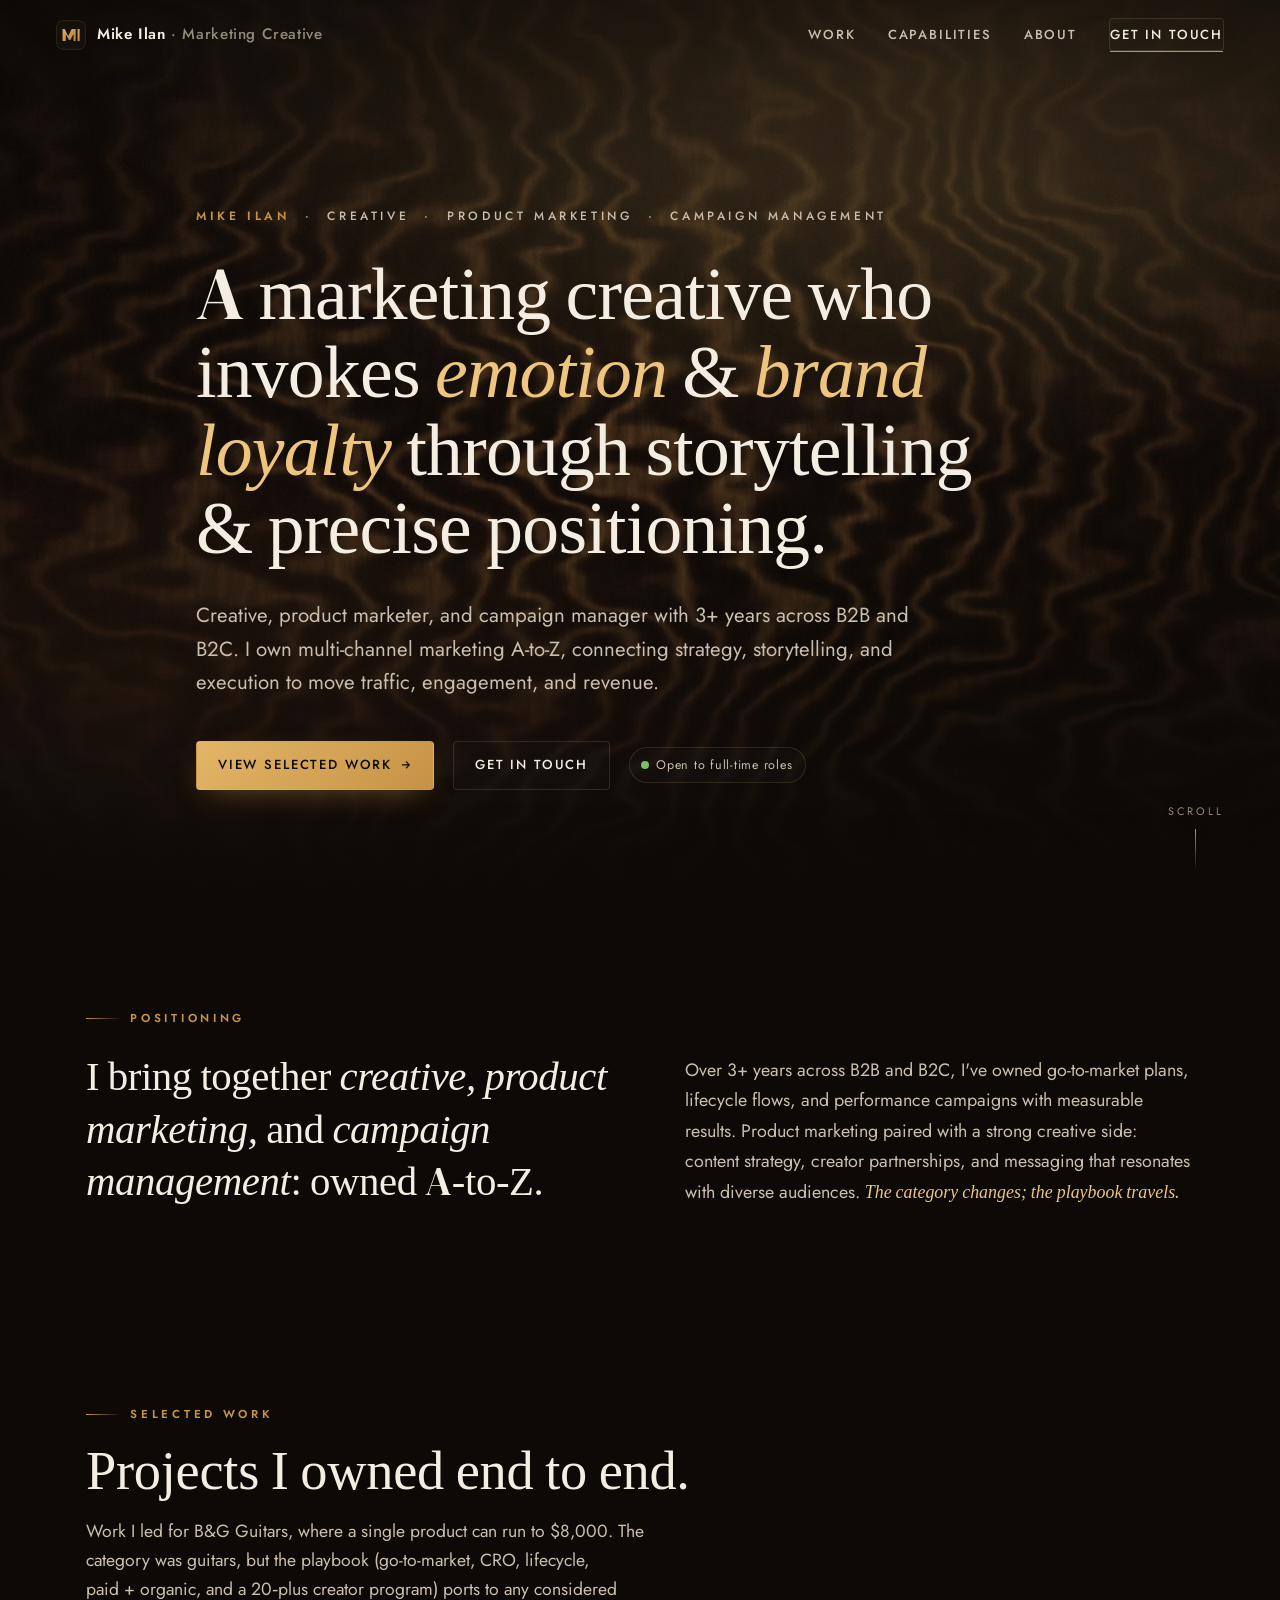
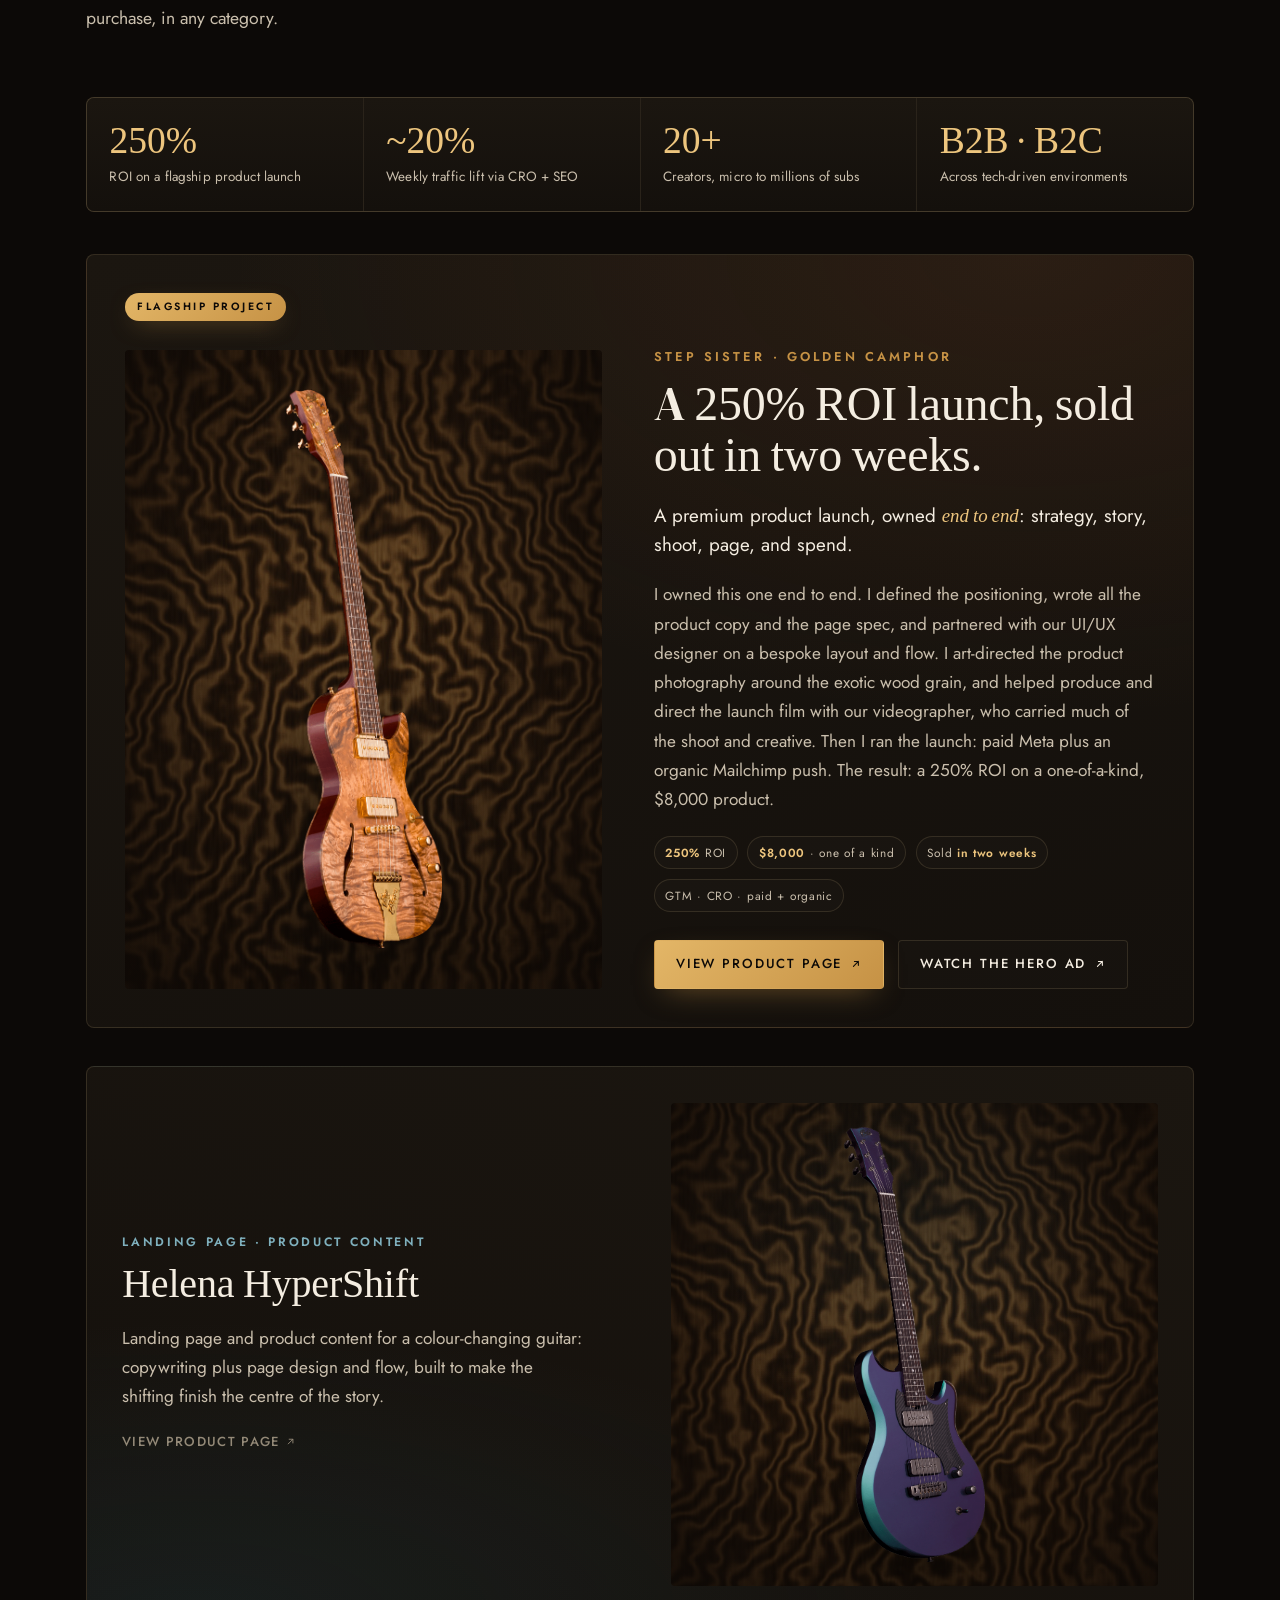
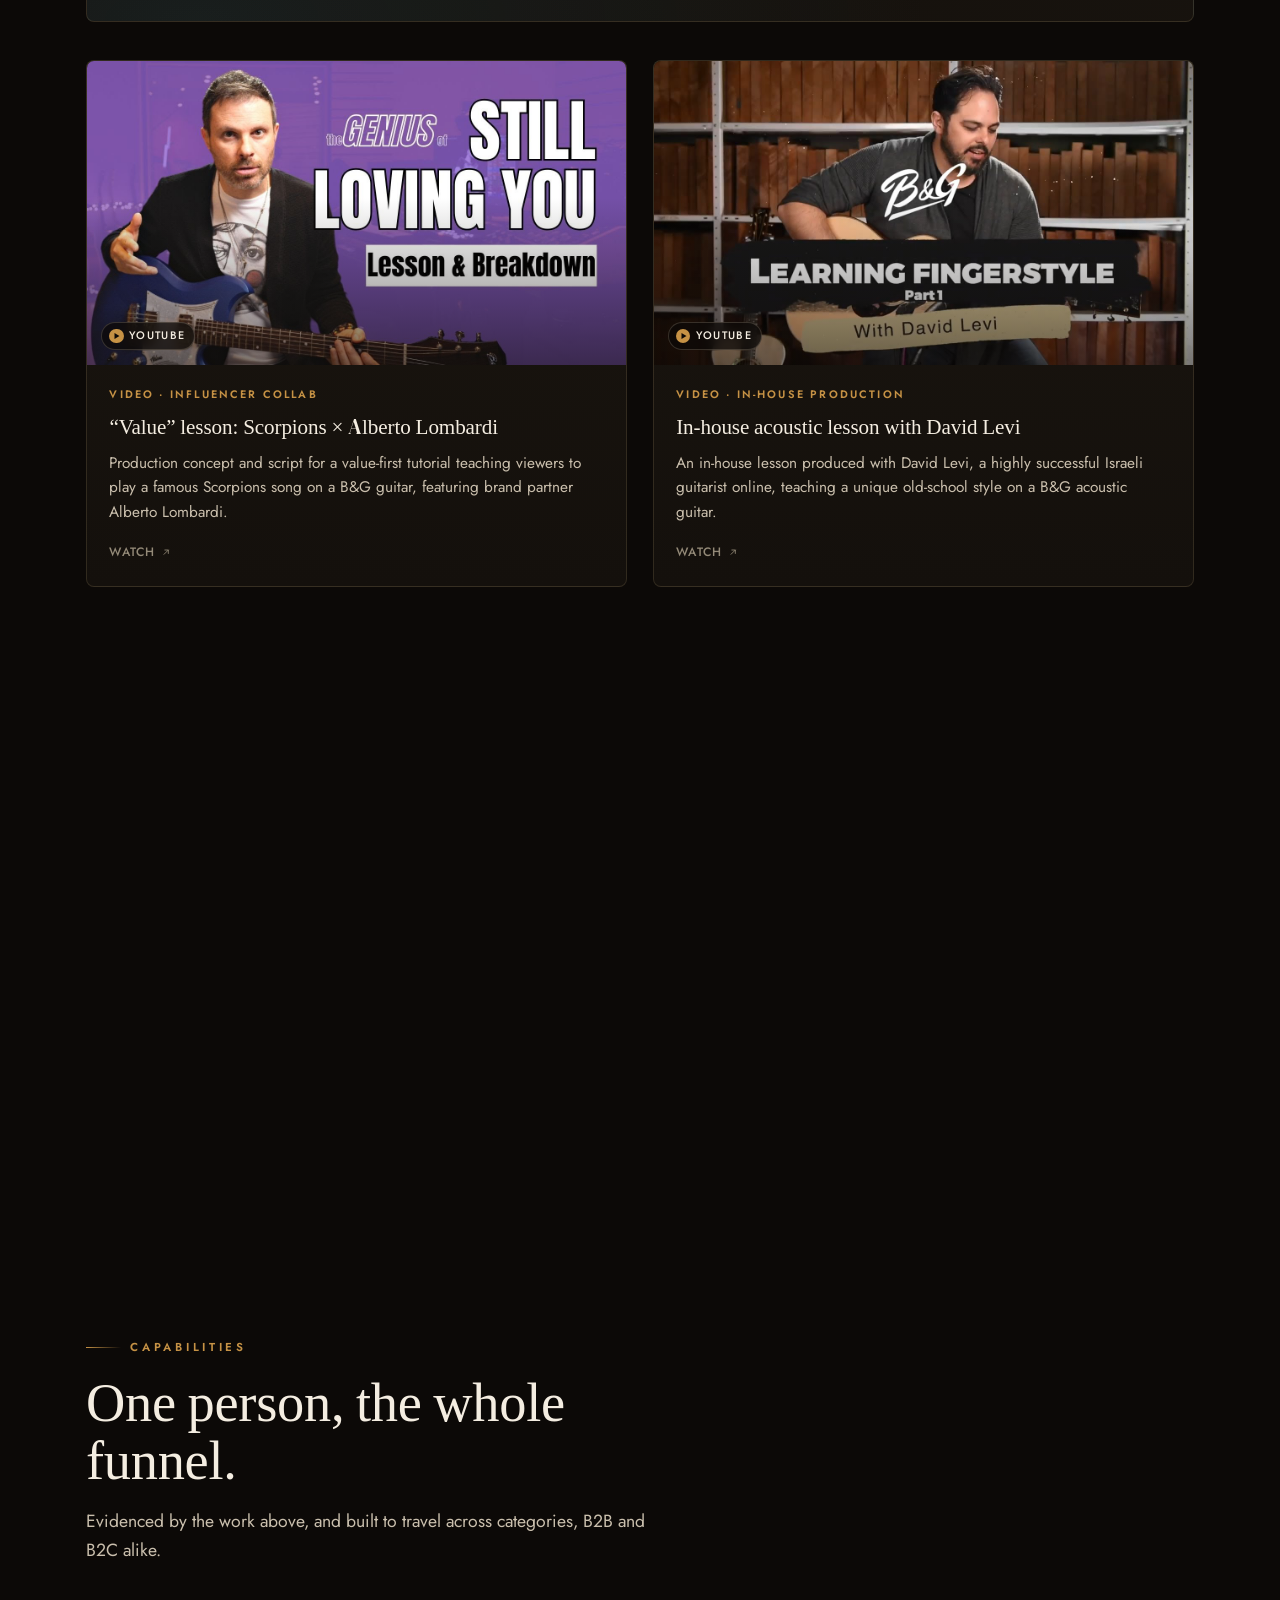
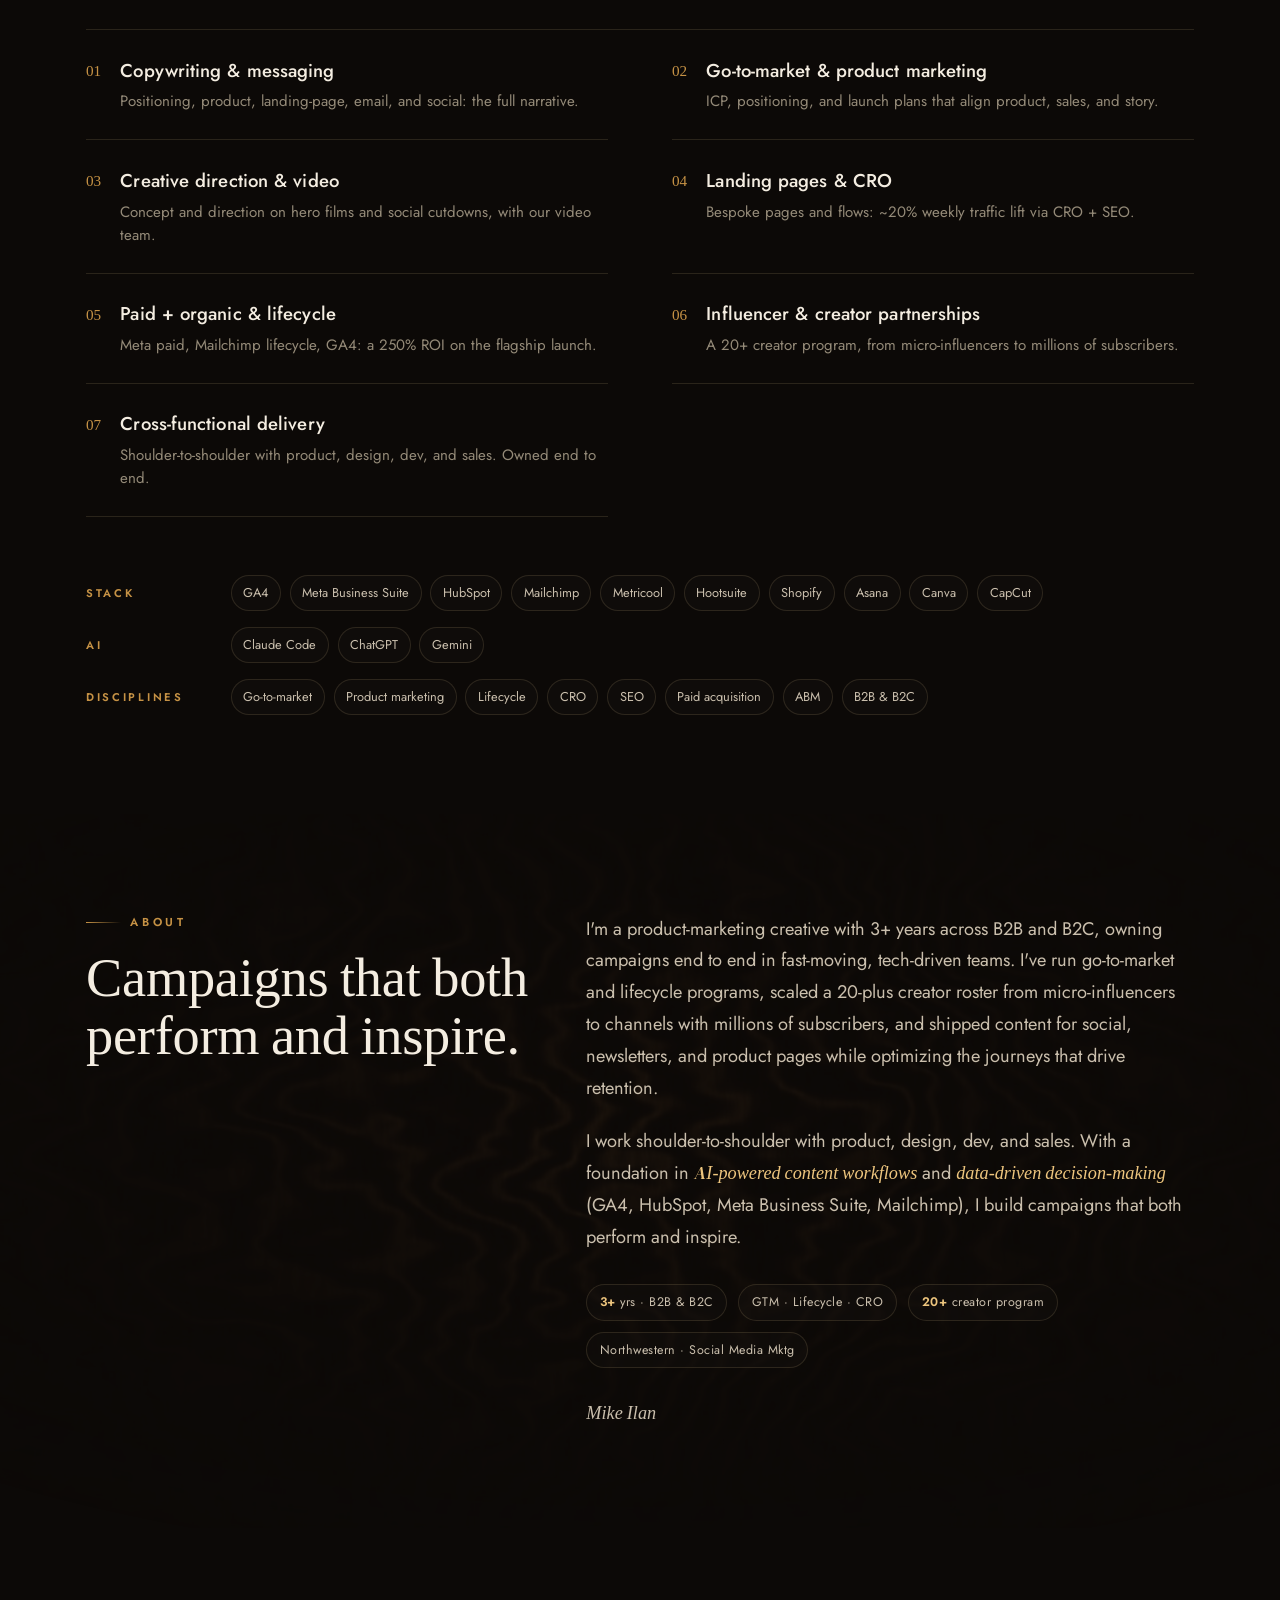
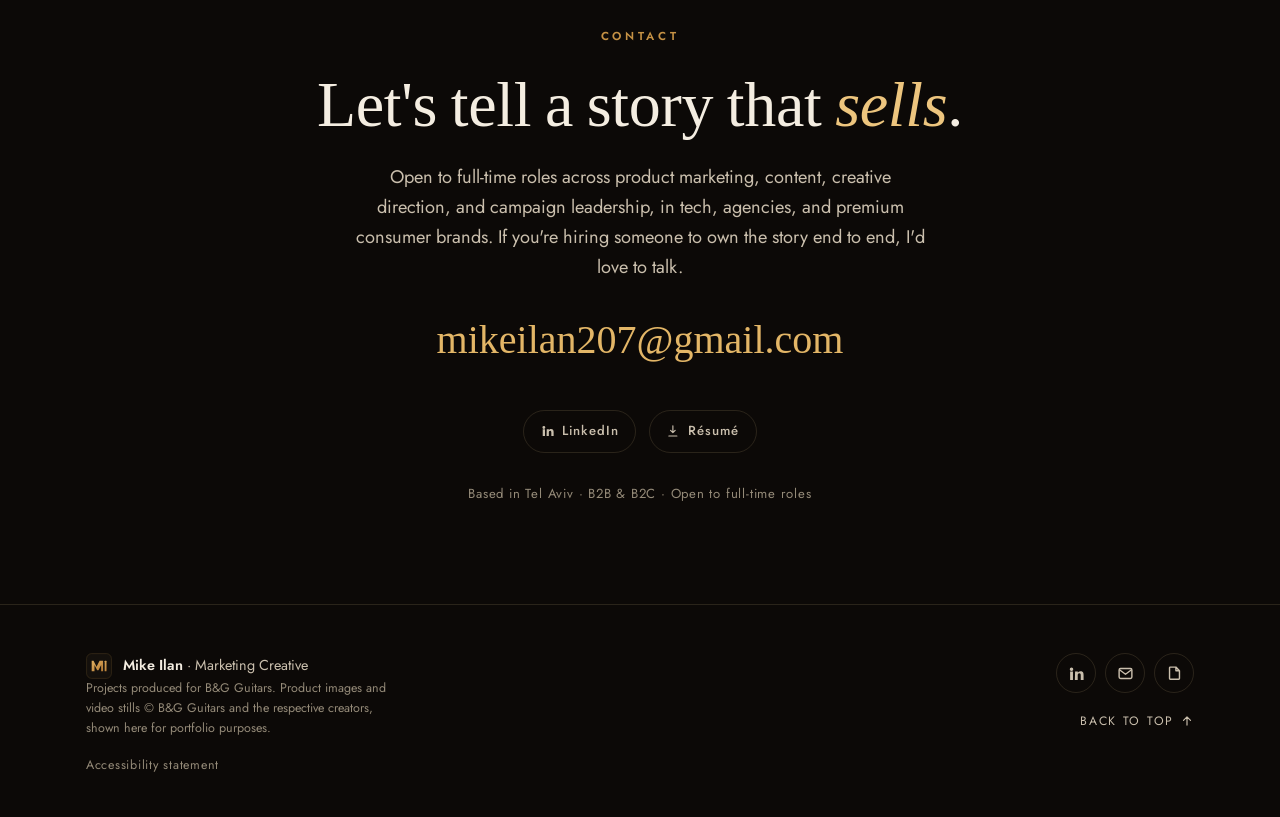
<file: index.html>
<!doctype html>
<html lang="en">
<head>
<meta charset="utf-8">
<!--
  Mike Ilan — Marketing Creative · Portfolio (single page)
  Built to echo the B&G Guitars house style: warm near-black, figured-wood accents,
  editorial serif + geometric sans. Static HTML/CSS/JS, no build step.

  TODO before deploy (see README.md):
    · Confirm name spelling: "Mike Ilan"
    · Confirm public contact email (currently mikeilan207@gmail.com)
    · Optional: add an Instagram profile URL (search "TODO" below) and a portrait
  DONE: LinkedIn wired · résumé at assets/mike-ilan-resume.pdf
-->
<meta name="viewport" content="width=device-width, initial-scale=1">
<title>Mike Ilan · Marketing Creative</title>
<meta name="description" content="Mike Ilan is a Tel Aviv product-marketing creative with 3+ years across B2B and B2C. Go-to-market, lifecycle, CRO, content, and creator partnerships, owned end to end, including a flagship B&G Guitars project that delivered a 250% ROI.">
<meta name="author" content="Mike Ilan">
<meta name="theme-color" content="#0c0907">
<meta name="color-scheme" content="dark">

<!-- Open Graph / social preview (for recruiters sharing the link) -->
<meta property="og:type" content="website">
<meta property="og:url" content="https://mikei25-alt.github.io/mike-ilan-portfolio/">
<meta property="og:title" content="Mike Ilan · Marketing Creative">
<meta property="og:description" content="Product-marketing creative: go-to-market, lifecycle, CRO, content, and creator partnerships across B2B and B2C. A flagship project that delivered 250% ROI.">
<!-- Absolute URL so social scrapers resolve the preview image. Update if you move to a custom domain. -->
<meta property="og:image" content="https://mikei25-alt.github.io/mike-ilan-portfolio/assets/thumbs/stepsister-detail.png">
<meta name="twitter:card" content="summary_large_image">

<link rel="icon" href="assets/favicon.svg" type="image/svg+xml">
<link rel="preload" href="assets/fonts/dm-serif-display.woff2" as="font" type="font/woff2" crossorigin>
<link rel="preload" href="assets/fonts/jost-var.woff2" as="font" type="font/woff2" crossorigin>
<link rel="stylesheet" href="styles.css">

<!-- Structured data: helps search + recruiter tooling understand the page -->
<script type="application/ld+json">
{
  "@context": "https://schema.org",
  "@type": "Person",
  "name": "Mike Ilan",
  "jobTitle": "Product Marketing Manager & Marketing Creative",
  "address": { "@type": "PostalAddress", "addressLocality": "Tel Aviv", "addressCountry": "IL" },
  "email": "mailto:mikeilan207@gmail.com",
  "sameAs": ["https://www.linkedin.com/in/mikeilan"],
  "alumniOf": "Northwestern University (Social Media Marketing, via Coursera)",
  "description": "Product-marketing creative with 3+ years across B2B and B2C: go-to-market, lifecycle, CRO, content, creative direction, and creator partnerships.",
  "knowsAbout": ["Product Marketing","Go-To-Market Strategy","Lifecycle Marketing","Conversion Rate Optimization","Copywriting","Creative Direction","Video Production","Influencer Partnerships","GA4","HubSpot","Meta Business Suite","Mailchimp"]
}
</script>
</head>

<body>
<a class="skip" href="#work">Skip to work</a>

<!-- ============================== NAV ============================== -->
<header class="nav" id="nav">
  <a class="brand" href="#top" aria-label="Mike Ilan, home">
    <img class="brand__mark" src="assets/favicon.svg" alt="" width="30" height="30" aria-hidden="true">
    <span class="brand__name"><b>Mike Ilan</b> <span>· Marketing Creative</span></span>
  </a>

  <nav class="nav__links" id="navLinks" aria-label="Primary">
    <a href="#work">Work</a>
    <a href="#capabilities">Capabilities</a>
    <a href="#about">About</a>
    <a href="#contact" class="btn btn--ghost nav__cta">Get in touch</a>
  </nav>

  <button class="nav__toggle" id="navToggle" aria-label="Menu" aria-expanded="false" aria-controls="navLinks">
    <span></span><span></span><span></span>
  </button>
</header>

<main id="top">

  <!-- ============================== HERO ============================== -->
  <!-- Hero one-liner per brief. Alt kept here as requested:
       "I turn premium offers into stories that sell — strategy, content, and campaigns, owned end to end." -->
  <section class="hero" aria-label="Introduction">
    <div class="hero__layer hero__wood" aria-hidden="true"></div>
    <div class="hero__layer hero__glow" aria-hidden="true"></div>
    <div class="hero__layer hero__grain" aria-hidden="true"></div>
    <div class="hero__layer hero__vignette" aria-hidden="true"></div>

    <div class="container hero__inner">
      <p class="hero__eyebrow"><b>Mike Ilan</b> &nbsp;·&nbsp; Creative &nbsp;·&nbsp; Product Marketing &nbsp;·&nbsp; Campaign Management</p>
      <h1 class="hero__title">
        A marketing creative who invokes <em>emotion</em> &amp; <em>brand loyalty</em> through storytelling &amp; precise positioning.
      </h1>
      <p class="hero__subhead">
        Creative, product marketer, and campaign manager with 3+ years across B2B and B2C. I own multi-channel marketing A-to-Z, connecting strategy, storytelling, and execution to move traffic, engagement, and revenue.
      </p>
      <div class="hero__actions">
        <a class="btn btn--solid" href="#work">
          View selected work
          <svg viewBox="0 0 24 24" fill="none" stroke="currentColor" stroke-width="2.4" aria-hidden="true"><path d="M5 12h14M13 6l6 6-6 6" stroke-linecap="round" stroke-linejoin="round"/></svg>
        </a>
        <a class="btn btn--ghost" href="#contact">Get in touch</a>
        <span class="status"><span class="dot" aria-hidden="true"></span>Open to full-time roles</span>
      </div>
    </div>

    <a class="hero__scroll" href="#intro" aria-label="Scroll to read more">
      <span>Scroll</span>
      <span class="line" aria-hidden="true"></span>
    </a>
  </section>

  <!-- ============================== INTRO / POSITIONING ============================== -->
  <section class="intro" id="intro" aria-labelledby="intro-title">
    <div class="container">
      <div class="intro__grid">
        <div class="reveal">
          <p class="eyebrow" style="margin-bottom:1.4rem">Positioning</p>
          <p class="intro__lead" id="intro-title">
            I bring together <em>creative, product marketing,</em> and <em>campaign management</em>: owned A-to-Z.
          </p>
        </div>
        <div class="intro__body reveal" data-delay="1">
          <p>
            Over 3+ years across B2B and B2C, I've owned go-to-market plans, lifecycle flows, and performance campaigns with measurable results. Product marketing paired with a strong creative side: content strategy, creator partnerships, and messaging that resonates with diverse audiences. <em>The category changes; the playbook travels.</em>
          </p>
        </div>
      </div>
    </div>
  </section>

  <!-- ============================== SELECTED WORK ============================== -->
  <section class="work" id="work" aria-labelledby="work-title">
    <div class="container">
      <div class="section-head reveal">
        <p class="eyebrow">Selected Work</p>
        <h2 class="section-title" id="work-title">Projects I owned end to end.</h2>
        <p class="lede">Work I led for B&amp;G Guitars, where a single product can run to $8,000. The category was guitars, but the playbook (go-to-market, CRO, lifecycle, paid&nbsp;+&nbsp;organic, and a 20&#8209;plus creator program) ports to any considered purchase, in any category.</p>
      </div>

      <!-- Impact metrics — hard numbers up front for hiring managers scanning quickly -->
      <ul class="metrics reveal" aria-label="Impact highlights">
        <li class="metric"><b>250%</b><span>ROI on a flagship product launch</span></li>
        <li class="metric"><b>~20%</b><span>Weekly traffic lift via CRO&nbsp;+&nbsp;SEO</span></li>
        <li class="metric"><b>20+</b><span>Creators, micro to millions of subs</span></li>
        <li class="metric"><b>B2B&nbsp;·&nbsp;B2C</b><span>Across tech-driven environments</span></li>
      </ul>

      <!-- ⭐ FLAGSHIP PROJECT -->
      <article class="flagship reveal" aria-labelledby="flag-title">
        <span class="flagship__flag">Flagship project</span>

        <figure class="flagship__media">
          <img class="flagship__guitar" src="assets/thumbs/stepsister.png"
               alt="B&amp;G ‘Step Sister’ one-of-a-kind electric guitar with a figured golden-camphor top and gold hardware"
               width="387" height="1200" loading="lazy" decoding="async">
        </figure>

        <div class="flagship__body">
          <h3 class="flagship__title" id="flag-title">
            <span>Step Sister · Golden Camphor</span>
            A 250% ROI launch, sold out in two weeks.
          </h3>
          <p class="flagship__lede">
            A premium product launch, owned <em>end to end</em>: strategy, story, shoot, page, and spend.
          </p>
          <p class="flagship__desc">
            I owned this one end to end. I defined the positioning, wrote all the product copy and the page spec, and partnered with our UI/UX designer on a bespoke layout and flow. I art-directed the product photography around the exotic wood grain, and helped produce and direct the launch film with our videographer, who carried much of the shoot and creative. Then I ran the launch: paid Meta plus an organic Mailchimp push. The result: a 250% ROI on a one-of-a-kind, $8,000 product.
          </p>
          <ul class="flagship__stats" aria-label="Results">
            <li><b>250%</b> ROI</li>
            <li><b>$8,000</b> · one of a kind</li>
            <li>Sold <b>in two weeks</b></li>
            <li>GTM · CRO · paid + organic</li>
          </ul>
          <div class="flagship__cta">
            <a class="btn btn--solid" href="https://www.bngguitars.com/products/one-of-a-kind-step-sister-golden-camphor" target="_blank" rel="noopener noreferrer">
              View product page
              <svg viewBox="0 0 24 24" fill="none" stroke="currentColor" stroke-width="2.2" aria-hidden="true"><path d="M7 17L17 7M9 7h8v8" stroke-linecap="round" stroke-linejoin="round"/></svg>
            </a>
            <a class="btn btn--ghost" href="https://www.instagram.com/p/CwnWKsII4Iq/" target="_blank" rel="noopener noreferrer">
              Watch the hero ad
              <svg viewBox="0 0 24 24" fill="none" stroke="currentColor" stroke-width="2.2" aria-hidden="true"><path d="M7 17L17 7M9 7h8v8" stroke-linecap="round" stroke-linejoin="round"/></svg>
            </a>
          </div>
        </div>
      </article>

      <!-- Secondary feature: Helena HyperShift (mirrored, cool ocean accent) -->
      <article class="band band--mirror reveal" aria-labelledby="helena-title">
        <figure class="band__media">
          <img class="band__guitar" src="assets/thumbs/helena.png"
               alt="B&amp;G ‘Helena HyperShift’ guitar with a purple-to-teal colour-shifting finish and black carbon-fibre pickguard"
               width="387" height="1200" loading="lazy" decoding="async">
        </figure>
        <div class="band__body">
          <h3 class="band__title" id="helena-title">
            <span>Landing page · Product content</span>
            Helena HyperShift
          </h3>
          <p class="band__desc">
            Landing page and product content for a colour-changing guitar: copywriting plus page design and flow, built to make the shifting finish the centre of the story.
          </p>
          <a class="ext" href="https://www.bngguitars.com/products/one-of-a-kind-helena-hypershift" target="_blank" rel="noopener noreferrer" style="font-size:0.82rem">
            View product page
            <svg viewBox="0 0 24 24" fill="none" stroke="currentColor" stroke-width="2" aria-hidden="true"><path d="M7 17L17 7M9 7h8v8" stroke-linecap="round" stroke-linejoin="round"/></svg>
          </a>
        </div>
      </article>

      <!-- Video / social cards -->
      <div class="work-grid">

        <a class="card reveal" href="https://www.youtube.com/watch?v=NzZdg0sMYQc" target="_blank" rel="noopener noreferrer" aria-label="‘Value’ lesson video: Scorpions x Alberto Lombardi collaboration on YouTube (opens in a new tab)">
          <div class="card__media">
            <img src="assets/thumbs/yt-scorpions.jpg" alt="Video thumbnail: a value-first guitar lesson filmed with brand partner Alberto Lombardi" width="1280" height="720" loading="lazy" decoding="async">
            <span class="play-badge"><span class="tri"><svg viewBox="0 0 10 12" fill="currentColor" aria-hidden="true"><path d="M0 0l10 6-10 6z"/></svg></span>YouTube</span>
          </div>
          <div class="card__body">
            <span class="tag">Video · Influencer collab</span>
            <h3 class="card__title">“Value” lesson: Scorpions × Alberto Lombardi</h3>
            <p class="card__desc">Production concept and script for a value-first tutorial teaching viewers to play a famous Scorpions song on a B&amp;G guitar, featuring brand partner Alberto Lombardi.</p>
            <div class="card__foot"><span class="ext">Watch <svg viewBox="0 0 24 24" fill="none" stroke="currentColor" stroke-width="2" aria-hidden="true"><path d="M7 17L17 7M9 7h8v8" stroke-linecap="round" stroke-linejoin="round"/></svg></span></div>
          </div>
        </a>

        <a class="card reveal" data-delay="1" href="https://www.youtube.com/watch?v=5kPJtSb1vVM" target="_blank" rel="noopener noreferrer" aria-label="In-house acoustic lesson with David Levi on YouTube (opens in a new tab)">
          <div class="card__media">
            <img src="assets/thumbs/yt-davidlevi.jpg" alt="Video thumbnail: an in-house acoustic guitar lesson produced with David Levi" width="1280" height="720" loading="lazy" decoding="async">
            <span class="play-badge"><span class="tri"><svg viewBox="0 0 10 12" fill="currentColor" aria-hidden="true"><path d="M0 0l10 6-10 6z"/></svg></span>YouTube</span>
          </div>
          <div class="card__body">
            <span class="tag">Video · In-house production</span>
            <h3 class="card__title">In-house acoustic lesson with David Levi</h3>
            <p class="card__desc">An in-house lesson produced with David Levi, a highly successful Israeli guitarist online, teaching a unique old-school style on a B&amp;G acoustic guitar.</p>
            <div class="card__foot"><span class="ext">Watch <svg viewBox="0 0 24 24" fill="none" stroke="currentColor" stroke-width="2" aria-hidden="true"><path d="M7 17L17 7M9 7h8v8" stroke-linecap="round" stroke-linejoin="round"/></svg></span></div>
          </div>
        </a>

        <a class="card reveal" href="https://www.instagram.com/p/CuhrFySP9YJ/" target="_blank" rel="noopener noreferrer" aria-label="Influencer highlight reel brand ad on Instagram (opens in a new tab)">
          <div class="card__media">
            <img src="assets/thumbs/ig-highlight.jpg" alt="Video thumbnail: a creator holding a sunburst B&amp;G guitar in a highlight-reel brand ad" width="640" height="360" loading="lazy" decoding="async">
            <span class="play-badge"><span class="tri"><svg viewBox="0 0 10 12" fill="currentColor" aria-hidden="true"><path d="M0 0l10 6-10 6z"/></svg></span>Instagram</span>
          </div>
          <div class="card__body">
            <span class="tag">Brand ad · Social</span>
            <h3 class="card__title">Influencer highlight reel</h3>
            <p class="card__desc">A brand ad compiling standout moments from creator content and partner channels featuring B&amp;G.</p>
            <div class="card__foot"><span class="ext">Watch <svg viewBox="0 0 24 24" fill="none" stroke="currentColor" stroke-width="2" aria-hidden="true"><path d="M7 17L17 7M9 7h8v8" stroke-linecap="round" stroke-linejoin="round"/></svg></span></div>
          </div>
        </a>

        <a class="card reveal" data-delay="1" href="https://www.youtube.com/watch?v=4J9Yai8JXb8" target="_blank" rel="noopener noreferrer" aria-label="Earned review from a 586K-subscriber creator on YouTube (opens in a new tab)">
          <div class="card__media">
            <img src="assets/thumbs/yt-review.jpg" alt="Video thumbnail: a leading acoustic-guitar creator reviewing a B&amp;G instrument" width="1280" height="720" loading="lazy" decoding="async">
            <span class="play-badge"><span class="tri"><svg viewBox="0 0 10 12" fill="currentColor" aria-hidden="true"><path d="M0 0l10 6-10 6z"/></svg></span>YouTube</span>
          </div>
          <div class="card__body">
            <span class="tag">Earned media · Creator partnership</span>
            <h3 class="card__title">Earned review: 586K-subscriber creator</h3>
            <p class="card__desc">A review from a leading voice in the acoustic-guitar world (586K subscribers): creator partnership and earned-media placement for the brand.</p>
            <div class="card__foot"><span class="ext">Watch <svg viewBox="0 0 24 24" fill="none" stroke="currentColor" stroke-width="2" aria-hidden="true"><path d="M7 17L17 7M9 7h8v8" stroke-linecap="round" stroke-linejoin="round"/></svg></span></div>
          </div>
        </a>

      </div>
    </div>
  </section>

  <!-- ============================== CAPABILITIES ============================== -->
  <section class="caps" id="capabilities" aria-labelledby="caps-title">
    <div class="container">
      <div class="section-head reveal">
        <p class="eyebrow">Capabilities</p>
        <h2 class="section-title" id="caps-title">One person, the whole funnel.</h2>
        <p class="lede">Evidenced by the work above, and built to travel across categories, B2B and B2C alike.</p>
      </div>

      <div class="caps__grid">
        <div class="cap reveal"><span class="cap__num">01</span><div><div class="cap__name">Copywriting &amp; messaging</div><p class="cap__note">Positioning, product, landing-page, email, and social: the full narrative.</p></div></div>
        <div class="cap reveal" data-delay="1"><span class="cap__num">02</span><div><div class="cap__name">Go-to-market &amp; product marketing</div><p class="cap__note">ICP, positioning, and launch plans that align product, sales, and story.</p></div></div>
        <div class="cap reveal"><span class="cap__num">03</span><div><div class="cap__name">Creative direction &amp; video</div><p class="cap__note">Concept and direction on hero films and social cutdowns, with our video team.</p></div></div>
        <div class="cap reveal" data-delay="1"><span class="cap__num">04</span><div><div class="cap__name">Landing pages &amp; CRO</div><p class="cap__note">Bespoke pages and flows: ~20% weekly traffic lift via CRO&nbsp;+&nbsp;SEO.</p></div></div>
        <div class="cap reveal"><span class="cap__num">05</span><div><div class="cap__name">Paid + organic &amp; lifecycle</div><p class="cap__note">Meta paid, Mailchimp lifecycle, GA4: a 250% ROI on the flagship launch.</p></div></div>
        <div class="cap reveal" data-delay="1"><span class="cap__num">06</span><div><div class="cap__name">Influencer &amp; creator partnerships</div><p class="cap__note">A 20+ creator program, from micro-influencers to millions of subscribers.</p></div></div>
        <div class="cap reveal"><span class="cap__num">07</span><div><div class="cap__name">Cross-functional delivery</div><p class="cap__note">Shoulder-to-shoulder with product, design, dev, and sales. Owned end to end.</p></div></div>
      </div>

      <!-- Toolkit / stack — quick-scan signal of tech fluency -->
      <div class="toolkit reveal" aria-label="Toolkit and disciplines">
        <div class="toolkit__row">
          <span class="toolkit__label">Stack</span>
          <span class="tk-chip">GA4</span>
          <span class="tk-chip">Meta Business Suite</span>
          <span class="tk-chip">HubSpot</span>
          <span class="tk-chip">Mailchimp</span>
          <span class="tk-chip">Metricool</span>
          <span class="tk-chip">Hootsuite</span>
          <span class="tk-chip">Shopify</span>
          <span class="tk-chip">Asana</span>
          <span class="tk-chip">Canva</span>
          <span class="tk-chip">CapCut</span>
        </div>
        <div class="toolkit__row">
          <span class="toolkit__label">AI</span>
          <span class="tk-chip">Claude Code</span>
          <span class="tk-chip">ChatGPT</span>
          <span class="tk-chip">Gemini</span>
        </div>
        <div class="toolkit__row">
          <span class="toolkit__label">Disciplines</span>
          <span class="tk-chip">Go-to-market</span>
          <span class="tk-chip">Product marketing</span>
          <span class="tk-chip">Lifecycle</span>
          <span class="tk-chip">CRO</span>
          <span class="tk-chip">SEO</span>
          <span class="tk-chip">Paid acquisition</span>
          <span class="tk-chip">ABM</span>
          <span class="tk-chip">B2B &amp; B2C</span>
        </div>
      </div>
    </div>
  </section>

  <!-- ============================== ABOUT ============================== -->
  <section class="about" id="about" aria-labelledby="about-title">
    <div class="about__wood" aria-hidden="true"></div>
    <div class="container">
      <div class="about__grid">
        <div class="section-head reveal" style="margin-bottom:0">
          <p class="eyebrow">About</p>
          <h2 class="section-title" id="about-title">Campaigns that both perform and inspire.</h2>
        </div>
        <div class="about__body reveal" data-delay="1">
          <!-- Optional portrait: drop a photo and uncomment.
          <figure style="margin:0 0 1.6rem;border-radius:8px;overflow:hidden;border:1px solid var(--line)">
            <img src="assets/portrait.jpg" alt="Portrait of Mike Ilan" width="900" height="600" loading="lazy">
          </figure> -->
          <p>
            I'm a product-marketing creative with 3+ years across B2B and B2C, owning campaigns end to end in fast-moving, tech-driven teams. I've run go-to-market and lifecycle programs, scaled a 20-plus creator roster from micro-influencers to channels with millions of subscribers, and shipped content for social, newsletters, and product pages while optimizing the journeys that drive retention.
          </p>
          <p>
            I work shoulder-to-shoulder with product, design, dev, and sales. With a foundation in <em>AI-powered content workflows</em> and <em>data-driven decision-making</em> (GA4, HubSpot, Meta Business Suite, Mailchimp), I build campaigns that both perform and inspire.
          </p>
          <ul class="about__chips">
            <li><b>3+</b> yrs · B2B &amp; B2C</li>
            <li>GTM · Lifecycle · CRO</li>
            <li><b>20+</b> creator program</li>
            <li>Northwestern · Social Media Mktg</li>
          </ul>
          <p class="about__sign">Mike Ilan</p>
        </div>
      </div>
    </div>
  </section>

  <!-- ============================== CONTACT ============================== -->
  <section class="contact" id="contact" aria-labelledby="contact-title">
    <div class="container contact__inner">
      <p class="eyebrow eyebrow--center reveal">Contact</p>
      <h2 class="contact__title reveal" id="contact-title" data-delay="1">Let's tell a story that <em>sells</em>.</h2>
      <p class="contact__note reveal" data-delay="1">
        Open to full-time roles across product marketing, content, creative direction, and campaign leadership, in tech, agencies, and premium consumer brands. If you're hiring someone to own the story end to end, I'd love to talk.
      </p>

      <!-- TODO: confirm this is the address you want public -->
      <a class="contact__email reveal" data-delay="2" href="mailto:mikeilan207@gmail.com">mikeilan207@gmail.com</a>

      <div class="contact__socials reveal" data-delay="2">
        <a class="social" href="https://www.linkedin.com/in/mikeilan" target="_blank" rel="noopener noreferrer" aria-label="LinkedIn profile (opens in a new tab)">
          <svg viewBox="0 0 24 24" fill="currentColor" aria-hidden="true"><path d="M4.98 3.5a2.5 2.5 0 11-.02 5 2.5 2.5 0 01.02-5zM3 9h4v12H3zM10 9h3.8v1.7h.05c.53-1 1.83-2.05 3.77-2.05C21.4 8.65 22 11 22 14.1V21h-4v-6c0-1.43-.03-3.27-2-3.27-2 0-2.3 1.56-2.3 3.17V21h-4z"/></svg>
          LinkedIn
        </a>
        <a class="social" href="assets/mike-ilan-resume.pdf" target="_blank" rel="noopener noreferrer" download="Mike-Ilan-Resume.pdf" aria-label="Download résumé (PDF)">
          <svg viewBox="0 0 24 24" fill="none" stroke="currentColor" stroke-width="2" aria-hidden="true"><path d="M12 3v12m0 0l-4-4m4 4l4-4M5 21h14" stroke-linecap="round" stroke-linejoin="round"/></svg>
          Résumé
        </a>
        <!-- TODO (optional): add an Instagram profile button here once you have the handle -->
      </div>

      <p class="reveal" data-delay="3" style="color:var(--text-mute);font-size:0.82rem;letter-spacing:0.06em;margin-top:0.4rem">
        Based in Tel Aviv · B2B &amp; B2C · Open to full-time roles
      </p>
    </div>
  </section>
</main>

<!-- ============================== FOOTER ============================== -->
<footer class="footer">
  <div class="container footer__inner">
    <div class="footer__col">
      <div class="footer__brand">
        <img src="assets/favicon.svg" alt="" width="26" height="26" aria-hidden="true">
        <span><b>Mike Ilan</b> · Marketing Creative</span>
      </div>
      <p class="footer__meta">Projects produced for B&amp;G Guitars. Product images and video stills © B&amp;G Guitars and the respective creators, shown here for portfolio purposes.</p>
      <a class="footer__link" href="accessibility.html">Accessibility statement</a>
    </div>
    <div class="footer__right">
      <div class="footer__social">
        <a href="https://www.linkedin.com/in/mikeilan" target="_blank" rel="noopener noreferrer" aria-label="LinkedIn (opens in a new tab)" title="LinkedIn">
          <svg viewBox="0 0 24 24" fill="currentColor" aria-hidden="true"><path d="M4.98 3.5a2.5 2.5 0 11-.02 5 2.5 2.5 0 01.02-5zM3 9h4v12H3zM10 9h3.8v1.7h.05c.53-1 1.83-2.05 3.77-2.05C21.4 8.65 22 11 22 14.1V21h-4v-6c0-1.43-.03-3.27-2-3.27-2 0-2.3 1.56-2.3 3.17V21h-4z"/></svg>
        </a>
        <a href="mailto:mikeilan207@gmail.com" aria-label="Email Mike" title="Email">
          <svg viewBox="0 0 24 24" fill="none" stroke="currentColor" stroke-width="2" aria-hidden="true"><rect x="3" y="5" width="18" height="14" rx="2"/><path d="M4 7l8 6 8-6" stroke-linecap="round" stroke-linejoin="round"/></svg>
        </a>
        <a href="assets/mike-ilan-resume.pdf" target="_blank" rel="noopener noreferrer" download="Mike-Ilan-Resume.pdf" aria-label="Download résumé (PDF)" title="Résumé (PDF)">
          <svg viewBox="0 0 24 24" fill="none" stroke="currentColor" stroke-width="2" aria-hidden="true"><path d="M14 3v5h5M14 3l5 5v11a1 1 0 01-1 1H6a1 1 0 01-1-1V4a1 1 0 011-1z" stroke-linecap="round" stroke-linejoin="round"/></svg>
        </a>
      </div>
      <a class="footer__top" href="#top" aria-label="Back to top">
        Back to top
        <svg viewBox="0 0 24 24" fill="none" stroke="currentColor" stroke-width="2" width="14" height="14" aria-hidden="true"><path d="M12 19V5M6 11l6-6 6 6" stroke-linecap="round" stroke-linejoin="round"/></svg>
      </a>
    </div>
  </div>
</footer>

<script src="main.js" defer></script>
</body>
</html>
</file>
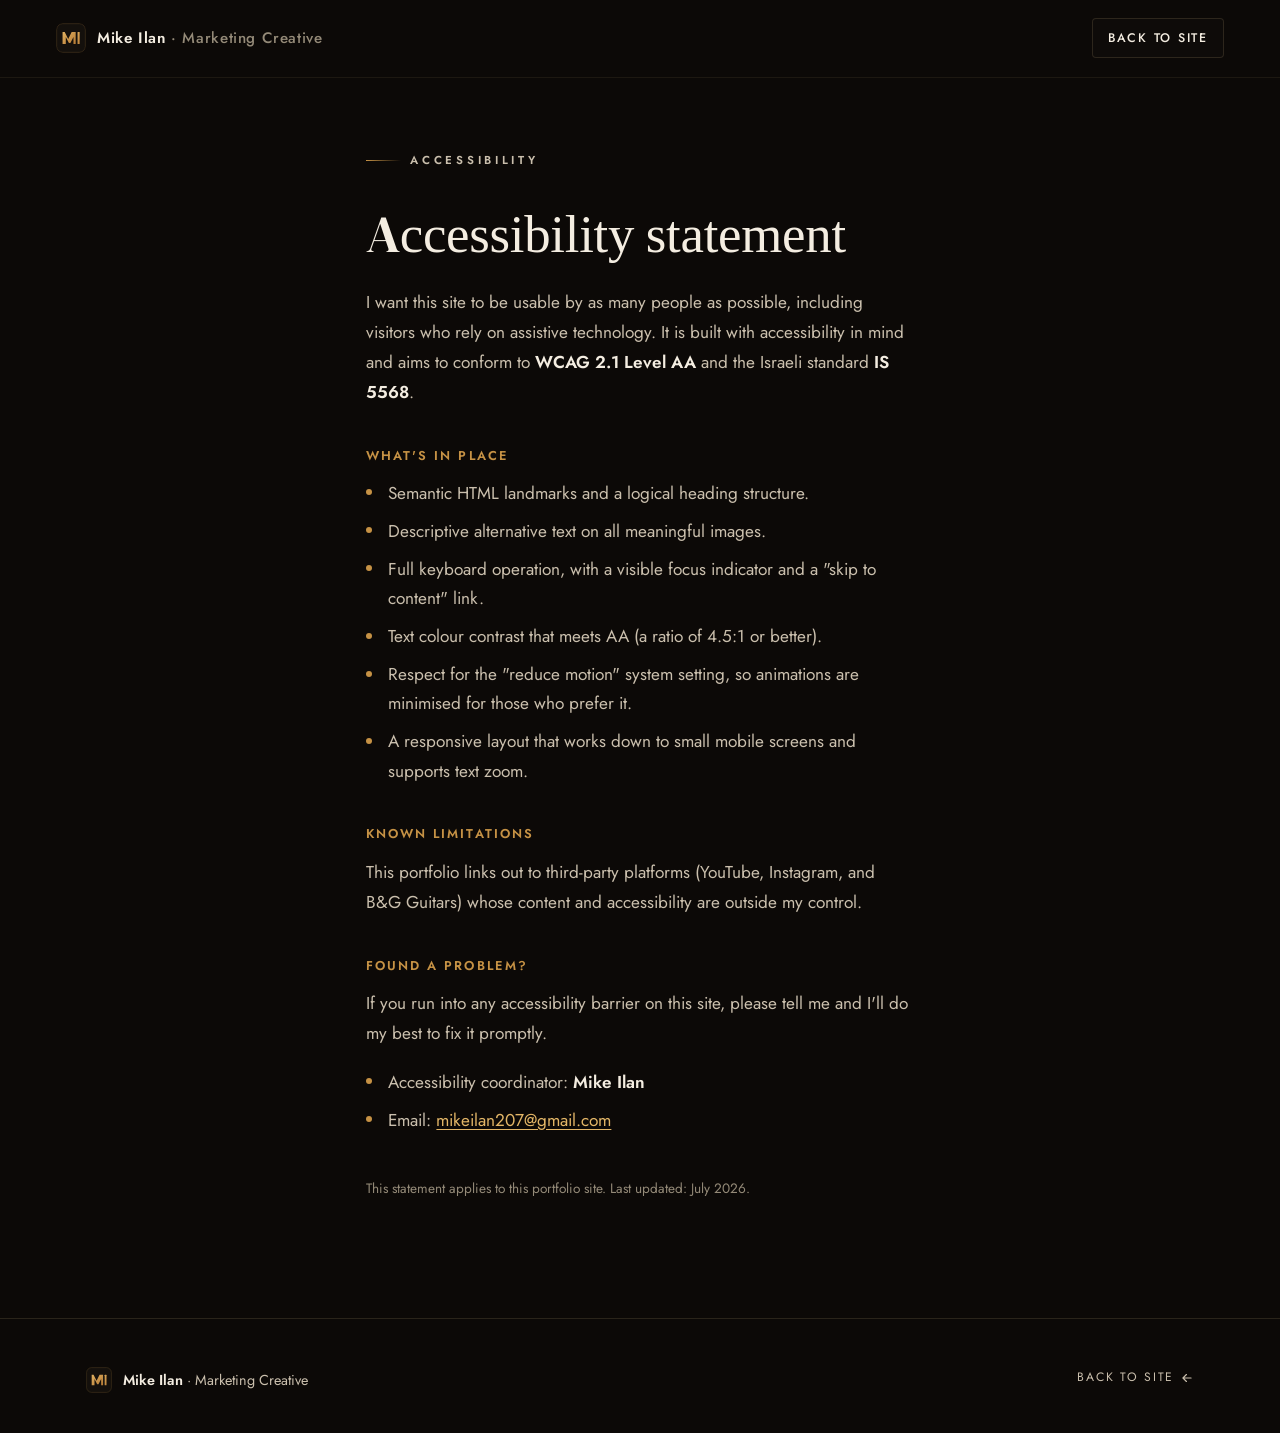
<file: accessibility.html>
<!doctype html>
<html lang="en">
<head>
<meta charset="utf-8">
<meta name="viewport" content="width=device-width, initial-scale=1">
<title>Accessibility · Mike Ilan</title>
<meta name="description" content="Accessibility statement for Mike Ilan's portfolio, built to WCAG 2.1 AA and Israeli Standard 5568, with a contact for reporting any accessibility barrier.">
<meta name="theme-color" content="#0c0907">
<meta name="color-scheme" content="dark">
<link rel="icon" href="assets/favicon.svg" type="image/svg+xml">
<link rel="preload" href="assets/fonts/dm-serif-display.woff2" as="font" type="font/woff2" crossorigin>
<link rel="preload" href="assets/fonts/jost-var.woff2" as="font" type="font/woff2" crossorigin>
<link rel="stylesheet" href="styles.css">
<style>
  /* Scoped layout for the standalone legal page (reuses the site's tokens/fonts) */
  .legal-nav { display: flex; align-items: center; justify-content: space-between; gap: 1rem; padding: 1.15rem var(--gutter); border-bottom: 1px solid var(--line-soft); }
  .legal-main { padding-block: clamp(2.6rem, 7vh, 5rem) var(--section-y); }
  .legal { max-width: 66ch; }
  .legal h1 { font-size: clamp(2rem, 1.3rem + 3vw, 3.3rem); color: var(--text); margin: 1rem 0 1.6rem; }
  .legal h2 { font-family: var(--sans); font-size: 0.8rem; font-weight: 600; letter-spacing: 0.16em; text-transform: uppercase; color: var(--brass); margin: 2.6rem 0 1rem; }
  .legal p { color: var(--text-soft); line-height: 1.75; margin-bottom: 1.2rem; }
  .legal strong { color: var(--text); font-weight: 600; }
  .legal a { color: var(--brass-bright); text-decoration: underline; text-underline-offset: 3px; }
  .legal ul.bullets { margin: 0 0 1.3rem; padding: 0; }
  .legal ul.bullets li { color: var(--text-soft); line-height: 1.7; padding-left: 1.4rem; position: relative; margin-bottom: 0.55rem; }
  .legal ul.bullets li::before { content: ""; position: absolute; left: 0; top: 0.62em; width: 6px; height: 6px; border-radius: 50%; background: var(--brass); }
  .legal .updated { color: var(--text-mute); font-size: 0.85rem; margin-top: 2.6rem; }
</style>
</head>
<body>
<a class="skip" href="#main">Skip to content</a>

<header class="legal-nav">
  <a class="brand" href="./" aria-label="Mike Ilan, home">
    <img class="brand__mark" src="assets/favicon.svg" alt="" width="30" height="30" aria-hidden="true">
    <span class="brand__name"><b>Mike Ilan</b> <span>· Marketing Creative</span></span>
  </a>
  <a class="btn btn--ghost" href="./" style="font-size:0.78rem; padding:0.7em 1.2em">Back to site</a>
</header>

<main id="main" class="legal-main">
  <div class="container legal">
    <p class="eyebrow">Accessibility</p>
    <h1>Accessibility statement</h1>

    <p>I want this site to be usable by as many people as possible, including visitors who rely on assistive technology. It is built with accessibility in mind and aims to conform to <strong>WCAG 2.1 Level AA</strong> and the Israeli standard <strong>IS 5568</strong>.</p>

    <h2>What's in place</h2>
    <ul class="bullets">
      <li>Semantic HTML landmarks and a logical heading structure.</li>
      <li>Descriptive alternative text on all meaningful images.</li>
      <li>Full keyboard operation, with a visible focus indicator and a "skip to content" link.</li>
      <li>Text colour contrast that meets AA (a ratio of 4.5:1 or better).</li>
      <li>Respect for the "reduce motion" system setting, so animations are minimised for those who prefer it.</li>
      <li>A responsive layout that works down to small mobile screens and supports text zoom.</li>
    </ul>

    <h2>Known limitations</h2>
    <p>This portfolio links out to third-party platforms (YouTube, Instagram, and B&amp;G Guitars) whose content and accessibility are outside my control.</p>

    <h2>Found a problem?</h2>
    <p>If you run into any accessibility barrier on this site, please tell me and I'll do my best to fix it promptly.</p>
    <ul class="bullets">
      <li>Accessibility coordinator: <strong>Mike Ilan</strong></li>
      <li>Email: <a href="mailto:mikeilan207@gmail.com">mikeilan207@gmail.com</a></li>
    </ul>

    <p class="updated">This statement applies to this portfolio site. Last updated: July 2026.<br>
    <!-- TODO (optional): add a phone number here if you'd like a second contact method. --></p>
  </div>
</main>

<footer class="footer">
  <div class="container footer__inner">
    <div class="footer__col">
      <div class="footer__brand">
        <img src="assets/favicon.svg" alt="" width="26" height="26" aria-hidden="true">
        <span><b>Mike Ilan</b> · Marketing Creative</span>
      </div>
    </div>
    <a class="footer__top" href="./" aria-label="Back to the main site">
      Back to site
      <svg viewBox="0 0 24 24" fill="none" stroke="currentColor" stroke-width="2" width="14" height="14" aria-hidden="true"><path d="M19 12H5M11 6l-6 6 6 6" stroke-linecap="round" stroke-linejoin="round"/></svg>
    </a>
  </div>
</footer>
</body>
</html>
</file>
<file: styles.css>
/* =============================================================================
   Mike Ilan — Marketing Creative · Portfolio
   Design system: warm near-black base, figured-wood accents, editorial serif +
   geometric sans. Echoes the B&G Guitars house style (dark charcoal, wood tones,
   Futura-family sans). Single stylesheet, no framework.
   ========================================================================== */

/* ---- Self-hosted fonts -----------------------------------------------------
   Jost = a free Futura revival, echoing B&G's actual Futura PT (nav/body).
   DM Serif Display = high-contrast editorial serif for display + titles —
   clean, conventional letterforms (readable) with a proper italic.          */
@font-face {
  font-family: 'Jost';
  font-style: normal;
  font-weight: 400 600;
  font-display: swap;
  src: url('assets/fonts/jost-var.woff2') format('woff2');
}
@font-face {
  font-family: 'DM Serif Display';
  font-style: normal;
  font-weight: 400;
  font-display: swap;
  src: url('assets/fonts/dm-serif-display.woff2') format('woff2');
}
@font-face {
  font-family: 'DM Serif Display';
  font-style: italic;
  font-weight: 400;
  font-display: swap;
  src: url('assets/fonts/dm-serif-display-italic.woff2') format('woff2');
}

/* ---- Design tokens -------------------------------------------------------- */
:root {
  /* Warm near-black base + charcoal panels (sampled from B&G's dark house style) */
  --ink:        #0c0907;
  --espresso:   #14100c;
  --panel:      #1b1610;
  --panel-2:    #241d15;
  --line:       rgba(228,199,143,0.14);
  --line-soft:  rgba(228,199,143,0.08);

  /* Warm wood accents: tobacco & honey burst, brass, champagne */
  --brass:        #c69245;
  --brass-bright: #e3b667;
  --honey:        #edc57e;
  --tobacco:      #8a4e2a;
  --champagne:    #ecdfc4;
  --ocean:        #2b5560;   /* midnight-ocean cool accent (Helena) — used sparingly */

  /* Text on dark */
  --text:      #f4ede1;
  --text-soft: #cabfad;
  --text-mute: #948a78;

  /* Type */
  --serif: 'DM Serif Display', 'Hoefler Text', Georgia, 'Times New Roman', serif;
  --sans:  'Jost', 'Century Gothic', 'Futura', 'Trebuchet MS', system-ui, sans-serif;

  /* Rhythm */
  --container: 1220px;
  --gutter: clamp(1.25rem, 5vw, 3.5rem);
  --section-y: clamp(4.5rem, 11vh, 8.5rem);
  --radius: 4px;
  --radius-lg: 8px;

  --ease: cubic-bezier(0.22, 1, 0.36, 1);
}

/* ---- Reset / base --------------------------------------------------------- */
*, *::before, *::after { box-sizing: border-box; }
* { margin: 0; }
html { -webkit-text-size-adjust: 100%; scroll-behavior: smooth; }
@media (prefers-reduced-motion: reduce) { html { scroll-behavior: auto; } }

body {
  font-family: var(--sans);
  font-weight: 400;
  color: var(--text);
  background: var(--ink);
  line-height: 1.65;
  font-size: clamp(1rem, 0.96rem + 0.2vw, 1.075rem);
  -webkit-font-smoothing: antialiased;
  text-rendering: optimizeLegibility;
  overflow-x: hidden;
}

img { display: block; max-width: 100%; height: auto; }
a { color: inherit; text-decoration: none; }
ul { list-style: none; padding: 0; }
:focus-visible {
  outline: 2px solid var(--brass-bright);
  outline-offset: 3px;
  border-radius: 2px;
}

.container {
  width: 100%;
  max-width: var(--container);
  margin-inline: auto;
  padding-inline: var(--gutter);
}

/* Offset anchor targets so the fixed nav never covers a section's top */
#intro, #work, #capabilities, #about, #contact { scroll-margin-top: 84px; }

/* Skip link */
.skip {
  position: absolute; left: 1rem; top: -3rem;
  background: var(--brass); color: var(--ink);
  padding: 0.6rem 1rem; border-radius: var(--radius);
  font-weight: 600; z-index: 200; transition: top 0.2s var(--ease);
}
.skip:focus { top: 1rem; }

/* ---- Typography helpers --------------------------------------------------- */
.eyebrow {
  font-family: var(--sans);
  font-size: 0.72rem;
  font-weight: 600;
  letter-spacing: 0.32em;
  text-transform: uppercase;
  color: var(--brass);
  display: inline-flex;
  align-items: center;
  gap: 0.8em;
}
.eyebrow::before {
  content: "";
  width: 2.2rem; height: 1px;
  background: linear-gradient(90deg, var(--brass), transparent);
}
.eyebrow--center { justify-content: center; }
.eyebrow--center::before { display: none; }

h1, h2, h3 { font-family: var(--serif); font-weight: 400; line-height: 1.06; letter-spacing: -0.005em; }
.display { font-family: var(--serif); }
em { font-style: italic; font-family: var(--serif); }

.section-title {
  font-size: clamp(2rem, 1.3rem + 3vw, 3.4rem);
  color: var(--text);
  max-width: 18ch;
}
.section-head {
  display: flex;
  flex-direction: column;
  gap: 1.1rem;
  margin-bottom: clamp(2.5rem, 5vw, 4rem);
}
.section-head p.lede { color: var(--text-soft); max-width: 52ch; font-size: 1.1rem; }

/* ---- Buttons -------------------------------------------------------------- */
.btn {
  --btn-fg: var(--ink);
  display: inline-flex;
  align-items: center;
  gap: 0.6em;
  font-family: var(--sans);
  font-weight: 500;
  font-size: 0.82rem;
  letter-spacing: 0.14em;
  text-transform: uppercase;
  padding: 0.95em 1.6em;
  border-radius: var(--radius);
  border: 1px solid transparent;
  cursor: pointer;
  transition: transform 0.35s var(--ease), background 0.35s var(--ease),
              color 0.35s var(--ease), border-color 0.35s var(--ease);
  will-change: transform;
}
.btn svg { width: 0.9em; height: 0.9em; transition: transform 0.35s var(--ease); }
.btn--solid {
  background: linear-gradient(135deg, var(--brass-bright), var(--brass));
  color: var(--ink);
  box-shadow: 0 10px 30px -12px rgba(198,146,69,0.55);
}
.btn--solid:hover { transform: translateY(-2px); }
.btn--solid:hover svg { transform: translate(2px, -2px); }
.btn--ghost {
  border-color: var(--line);
  color: var(--text);
  background: rgba(255,255,255,0.01);
}
.btn--ghost:hover { border-color: var(--brass); color: var(--brass-bright); transform: translateY(-2px); }

/* Status pill "Open to full-time roles" */
.status {
  display: inline-flex; align-items: center; gap: 0.6em;
  font-size: 0.78rem; letter-spacing: 0.06em;
  color: var(--text-soft);
  padding: 0.55em 1em 0.55em 0.85em;
  border: 1px solid var(--line);
  border-radius: 100px;
  background: rgba(255,255,255,0.015);
}
.status .dot {
  width: 8px; height: 8px; border-radius: 50%;
  background: #7fbf6a;
  box-shadow: 0 0 0 0 rgba(127,191,106,0.55);
  animation: pulse 2.6s infinite;
}
@keyframes pulse {
  0% { box-shadow: 0 0 0 0 rgba(127,191,106,0.5); }
  70% { box-shadow: 0 0 0 7px rgba(127,191,106,0); }
  100% { box-shadow: 0 0 0 0 rgba(127,191,106,0); }
}

/* =============================================================================
   NAV
   ========================================================================== */
.nav {
  position: fixed; inset: 0 0 auto 0; z-index: 100;
  display: flex; align-items: center; justify-content: space-between;
  padding: 1.15rem var(--gutter);
  transition: background 0.4s var(--ease), padding 0.4s var(--ease),
              border-color 0.4s var(--ease), backdrop-filter 0.4s var(--ease);
  border-bottom: 1px solid transparent;
}
.nav.is-scrolled {
  background: rgba(12,9,7,0.82);
  backdrop-filter: blur(14px) saturate(1.2);
  -webkit-backdrop-filter: blur(14px) saturate(1.2);
  border-bottom-color: var(--line-soft);
  padding-block: 0.8rem;
}
.brand { display: inline-flex; align-items: center; gap: 0.7rem; font-weight: 500; }
.brand__mark { width: 30px; height: 30px; border-radius: 7px; }
.brand__name { font-family: var(--sans); font-size: 0.95rem; letter-spacing: 0.04em; }
.brand__name b { font-weight: 600; }
.brand__name span { color: var(--text-mute); }

.nav__links { display: flex; align-items: center; gap: 2rem; }
.nav__links a {
  position: relative;
  font-size: 0.82rem; letter-spacing: 0.14em; text-transform: uppercase;
  color: var(--text-soft); font-weight: 500;
  padding: 0.3rem 0;
  transition: color 0.3s var(--ease);
}
.nav__links a::after {
  content: ""; position: absolute; left: 0; bottom: -2px;
  width: 100%; height: 1px; background: var(--brass);
  transform: scaleX(0); transform-origin: left; transition: transform 0.35s var(--ease);
}
.nav__links a:hover, .nav__links a.is-active { color: var(--text); }
.nav__links a:hover::after, .nav__links a.is-active::after { transform: scaleX(1); }
.nav__cta { font-size: 0.8rem; padding: 0.7em 1.3em; }

/* Mobile nav toggle */
.nav__toggle { display: none; background: none; border: 0; cursor: pointer; padding: 0.4rem; }
.nav__toggle span { display: block; width: 26px; height: 2px; background: var(--text); margin: 5px 0; transition: transform 0.3s var(--ease), opacity 0.3s var(--ease); }

@media (max-width: 860px) {
  .nav__toggle { display: block; z-index: 120; }
  .nav__links {
    position: fixed; inset: 0; z-index: 110;
    flex-direction: column; justify-content: center; gap: 2.2rem;
    background: rgba(12,9,7,0.97);
    backdrop-filter: blur(10px);
    transform: translateX(100%); transition: transform 0.45s var(--ease);
  }
  .nav__links a { font-size: 1.05rem; }
  .nav.is-open .nav__links { transform: translateX(0); }
  .nav.is-open .nav__toggle span:nth-child(1) { transform: translateY(7px) rotate(45deg); }
  .nav.is-open .nav__toggle span:nth-child(2) { opacity: 0; }
  .nav.is-open .nav__toggle span:nth-child(3) { transform: translateY(-7px) rotate(-45deg); }
}

/* =============================================================================
   HERO
   ========================================================================== */
.hero {
  position: relative;
  min-height: 100svh;
  display: flex;
  align-items: center;
  padding-top: 6rem;
  overflow: hidden;
  isolation: isolate;
}
.hero__layer { position: absolute; inset: 0; z-index: -1; }
.hero__wood {
  background: url('assets/textures/woodgrain-dark.jpg') center/cover no-repeat;
  opacity: 0.55;
  transform: scale(1.08);
  animation: drift 42s ease-in-out infinite alternate;
}
@keyframes drift {
  from { transform: scale(1.08) translate3d(-1.5%, -1%, 0); }
  to   { transform: scale(1.16) translate3d(1.5%, 1.5%, 0); }
}
.hero__glow {
  background:
    radial-gradient(120% 80% at 72% 8%, rgba(227,182,103,0.22), transparent 55%),
    radial-gradient(90% 70% at 15% 90%, rgba(138,78,42,0.20), transparent 60%);
  mix-blend-mode: screen;
  animation: breathe 9s ease-in-out infinite alternate;
}
@keyframes breathe { from { opacity: 0.75; } to { opacity: 1; } }
.hero__grain {
  background: url('assets/textures/grain.png') repeat;
  opacity: 0.05; mix-blend-mode: overlay;
}
.hero__vignette {
  background:
    linear-gradient(180deg, rgba(12,9,7,0.55) 0%, transparent 22% 60%, var(--ink) 100%),
    radial-gradient(120% 120% at 50% 40%, transparent 55%, rgba(12,9,7,0.7) 100%);
}

.hero__inner { max-width: 1000px; }
.hero__eyebrow {
  font-size: 0.75rem; letter-spacing: 0.3em; text-transform: uppercase;
  color: var(--text-soft); font-weight: 500; margin-bottom: 1.8rem;
}
.hero__eyebrow b { color: var(--brass); font-weight: 600; }
.hero__title {
  font-size: clamp(2.2rem, 1rem + 4.5vw, 4.6rem);
  line-height: 1.06;
  letter-spacing: -0.01em;
  color: var(--text);
  text-wrap: balance;
  max-width: 18ch;
}
.hero__title em { color: var(--honey); font-weight: 400; }
.hero__subhead {
  margin-top: 2rem;
  max-width: 60ch;
  font-size: clamp(1.05rem, 1rem + 0.4vw, 1.28rem);
  color: var(--text-soft);
  line-height: 1.62;
  font-weight: 300;
}
.hero__actions {
  margin-top: 2.6rem;
  display: flex; flex-wrap: wrap; align-items: center; gap: 1rem 1.2rem;
}
.hero__scroll {
  position: absolute; right: var(--gutter); bottom: 1.8rem;
  display: inline-flex; flex-direction: column; align-items: center; gap: 0.5rem;
  font-size: 0.68rem; letter-spacing: 0.28em; text-transform: uppercase;
  color: var(--text-mute);
}
/* Hide the scroll cue where the hero content already fills the frame */
@media (max-width: 680px), (max-height: 780px) { .hero__scroll { display: none; } }
.hero__scroll .line {
  width: 1px; height: 42px;
  background: linear-gradient(var(--brass), transparent);
  animation: scrollcue 2.2s ease-in-out infinite;
  transform-origin: top;
}
@keyframes scrollcue { 0%,100% { transform: scaleY(0.4); opacity: 0.4; } 50% { transform: scaleY(1); opacity: 1; } }

/* =============================================================================
   INTRO / POSITIONING
   ========================================================================== */
.intro { padding-block: var(--section-y); position: relative; }
.intro__grid { display: grid; grid-template-columns: minmax(0, 1fr); gap: 2rem; }
.intro__lead {
  font-family: var(--serif);
  font-weight: 400;
  font-size: clamp(1.5rem, 1rem + 2.1vw, 2.55rem);
  line-height: 1.28;
  letter-spacing: -0.01em;
  color: var(--text);
  max-width: 24ch;
}
.intro__body {
  max-width: 60ch;
  color: var(--text-soft);
  font-size: 1.12rem;
  line-height: 1.7;
}
.intro__body em { color: var(--honey); }
@media (min-width: 900px) {
  .intro__grid { grid-template-columns: 1.05fr 1fr; gap: clamp(2rem, 5vw, 5rem); align-items: end; }
}

/* Hairline divider with a wood-tone glint */
.rule { height: 1px; border: 0; background: linear-gradient(90deg, transparent, var(--line), transparent); margin-block: 0; }

/* =============================================================================
   SELECTED WORK
   ========================================================================== */
.work { padding-block: var(--section-y); }

/* Shared card chrome */
.tag {
  display: inline-block;
  font-size: 0.68rem; letter-spacing: 0.2em; text-transform: uppercase;
  color: var(--brass); font-weight: 600;
}
.ext {
  display: inline-flex; align-items: center; gap: 0.45em;
  font-size: 0.76rem; letter-spacing: 0.1em; text-transform: uppercase;
  color: var(--text-mute); font-weight: 500;
  transition: color 0.3s var(--ease), gap 0.3s var(--ease);
}
.ext svg { width: 0.85em; height: 0.85em; }

/* Play badge for video cards (corner pill — avoids collisions with baked-in art) */
.play-badge {
  position: absolute; left: 0.9rem; bottom: 0.9rem; z-index: 3;
  display: inline-flex; align-items: center; gap: 0.5em;
  padding: 0.4em 0.8em 0.4em 0.6em;
  background: rgba(12,9,7,0.72);
  backdrop-filter: blur(6px);
  border: 1px solid rgba(236,223,196,0.18);
  border-radius: 100px;
  font-size: 0.68rem; letter-spacing: 0.12em; text-transform: uppercase;
  color: var(--text); font-weight: 500;
  transition: background 0.35s var(--ease), border-color 0.35s var(--ease);
}
.play-badge .tri {
  display: grid; place-items: center;
  width: 1.35em; height: 1.35em; border-radius: 50%;
  background: var(--brass); color: var(--ink);
}
.play-badge .tri svg { width: 0.55em; height: 0.55em; margin-left: 1px; }

/* ---- Flagship feature ---- */
.flagship {
  position: relative;
  display: grid; column-gap: clamp(2rem, 4vw, 3.5rem); row-gap: clamp(1.3rem, 3vw, 1.8rem);
  padding: clamp(1.4rem, 3vw, 2.4rem);
  border: 1px solid var(--line);
  border-radius: var(--radius-lg);
  background:
    radial-gradient(120% 100% at 85% 0%, rgba(138,78,42,0.16), transparent 60%),
    linear-gradient(160deg, var(--panel), var(--espresso));
}
.flagship__flag {
  grid-column: 1 / -1;
  justify-self: start;
  background: linear-gradient(135deg, var(--brass-bright), var(--brass));
  color: var(--ink);
  font-size: 0.66rem; letter-spacing: 0.24em; text-transform: uppercase; font-weight: 600;
  padding: 0.5em 1.1em; border-radius: 100px;
  box-shadow: 0 8px 24px -10px rgba(198,146,69,0.7);
}
.flagship__media {
  position: relative;
  border-radius: var(--radius);
  overflow: hidden;
  background:
    radial-gradient(80% 90% at 50% 42%, rgba(12,9,7,0.42), rgba(9,6,4,0.90) 100%),
    url('assets/textures/woodgrain-panel.jpg') center/cover;
  min-height: 340px;
  display: grid;
  place-items: center;
  padding: 1.5rem;
}
.flagship__guitar {
  height: clamp(340px, 46vw, 560px);
  width: auto;
  filter: drop-shadow(0 30px 45px rgba(0,0,0,0.6));
  transition: transform 0.6s var(--ease);
}
.flagship:hover .flagship__guitar { transform: translateY(-6px) rotate(-0.6deg); }

.flagship__body { display: flex; flex-direction: column; align-items: flex-start; gap: 1.35rem; }
.flagship__title { font-size: clamp(1.9rem, 1.2rem + 2.4vw, 3rem); color: var(--text); }
.flagship__title span { display: block; font-family: var(--sans); font-size: 0.8rem; font-weight: 600; letter-spacing: 0.24em; text-transform: uppercase; color: var(--brass); margin-bottom: 0.9rem; }
.flagship__lede { font-size: 1.18rem; color: var(--text); line-height: 1.5; font-weight: 400; }
.flagship__lede em { color: var(--honey); }
.flagship__desc { color: var(--text-soft); line-height: 1.7; max-width: 52ch; }
.flagship__stats { display: flex; flex-wrap: wrap; gap: 0.6rem; }
.flagship__stats li {
  font-size: 0.74rem; letter-spacing: 0.06em;
  color: var(--text-soft);
  padding: 0.5em 0.9em;
  border: 1px solid var(--line);
  border-radius: 100px;
  background: rgba(255,255,255,0.015);
}
.flagship__stats b { color: var(--honey); font-weight: 600; }
.flagship__cta { display: flex; flex-wrap: wrap; gap: 0.9rem; margin-top: 0.4rem; }

@media (min-width: 940px) {
  .flagship { grid-template-columns: 1fr 1.05fr; align-items: stretch; }
  .flagship__media { min-height: 100%; }
}

/* ---- Secondary feature band (Helena) ---- */
.band {
  position: relative;
  display: grid; gap: clamp(1.6rem, 3vw, 3rem);
  margin-top: clamp(1.6rem, 3vw, 2.4rem);
  padding: clamp(1.4rem, 3vw, 2.2rem);
  border: 1px solid var(--line);
  border-radius: var(--radius-lg);
  background:
    radial-gradient(110% 90% at 10% 100%, rgba(43,85,96,0.20), transparent 60%),
    linear-gradient(200deg, var(--panel), var(--espresso));
  overflow: hidden;
}
.band__media {
  position: relative; border-radius: var(--radius); overflow: hidden;
  background:
    radial-gradient(80% 88% at 50% 45%, rgba(12,9,7,0.44), rgba(9,6,4,0.92) 100%),
    radial-gradient(85% 75% at 50% 22%, rgba(43,85,96,0.26), transparent 62%),
    url('assets/textures/woodgrain-panel.jpg') center/cover;
  display: grid; place-items: center; padding: 1.5rem; min-height: 300px;
}
.band__guitar { height: clamp(280px, 34vw, 440px); width: auto; filter: drop-shadow(0 26px 40px rgba(0,0,0,0.6)); transition: transform 0.6s var(--ease); }
.band:hover .band__guitar { transform: translateY(-5px) rotate(0.6deg); }
.band__body { display: flex; flex-direction: column; align-items: flex-start; gap: 1.2rem; }
.band__title { font-size: clamp(1.7rem, 1.1rem + 2vw, 2.5rem); color: var(--text); }
.band__title span { display: block; font-family: var(--sans); font-size: 0.76rem; font-weight: 600; letter-spacing: 0.22em; text-transform: uppercase; color: #7fb0bd; margin-bottom: 0.8rem; }
.band__desc { color: var(--text-soft); line-height: 1.7; max-width: 46ch; }
@media (min-width: 940px) {
  .band { grid-template-columns: 1.05fr 1fr; align-items: center; }
  .band__media { min-height: 100%; }
  .band--mirror .band__media { order: 2; }
}

/* ---- Video card grid ---- */
.work-grid {
  margin-top: clamp(1.6rem, 3vw, 2.4rem);
  display: grid;
  grid-template-columns: 1fr;
  gap: clamp(1.1rem, 2.2vw, 1.6rem);
}
@media (min-width: 720px) { .work-grid { grid-template-columns: repeat(2, 1fr); } }

.card {
  position: relative;
  display: flex; flex-direction: column;
  border: 1px solid var(--line);
  border-radius: var(--radius-lg);
  background: linear-gradient(180deg, var(--panel), var(--espresso));
  overflow: hidden;
  transition: transform 0.45s var(--ease), border-color 0.45s var(--ease), box-shadow 0.45s var(--ease);
}
.card:hover {
  transform: translateY(-6px);
  border-color: rgba(198,146,69,0.5);
  box-shadow: 0 26px 50px -26px rgba(0,0,0,0.85);
}
.card__media { position: relative; overflow: hidden; aspect-ratio: 16 / 9; background: var(--espresso); }
.card__media img { width: 100%; height: 100%; object-fit: cover; transition: transform 0.7s var(--ease); }
.card:hover .card__media img { transform: scale(1.055); }
.card__media::after {
  content: ""; position: absolute; inset: 0;
  background: linear-gradient(180deg, transparent 45%, rgba(12,9,7,0.55));
  pointer-events: none;
}
.card__body { padding: 1.35rem 1.4rem 1.5rem; display: flex; flex-direction: column; gap: 0.7rem; flex: 1; }
.card__title { font-family: var(--serif); font-weight: 400; font-size: 1.32rem; line-height: 1.15; color: var(--text); }
.card__desc { color: var(--text-soft); font-size: 0.96rem; line-height: 1.6; flex: 1; }
.card__foot { display: flex; align-items: center; justify-content: space-between; margin-top: 0.4rem; }
.card:hover .ext { color: var(--brass-bright); gap: 0.7em; }
.card:hover .play-badge { background: rgba(198,146,69,0.9); border-color: transparent; color: var(--ink); }
.card:hover .play-badge .tri { background: var(--ink); color: var(--brass); }

/* =============================================================================
   CAPABILITIES
   ========================================================================== */
.caps { padding-block: var(--section-y); position: relative; }
.caps__grid { display: grid; grid-template-columns: 1fr; gap: 0; border-top: 1px solid var(--line); }
@media (min-width: 800px) { .caps__grid { grid-template-columns: 1fr 1fr; column-gap: clamp(2rem, 5vw, 5rem); } }
.cap {
  display: grid; grid-template-columns: auto 1fr; gap: 1.2rem;
  padding: 1.6rem 0;
  border-bottom: 1px solid var(--line);
  transition: padding-left 0.4s var(--ease);
}
.cap:hover { padding-left: 0.6rem; }
.cap__num { font-family: var(--serif); font-size: 0.95rem; color: var(--brass); padding-top: 0.15rem; }
.cap__name { font-size: 1.16rem; font-weight: 500; color: var(--text); letter-spacing: 0.005em; }
.cap__note { color: var(--text-mute); font-size: 0.94rem; margin-top: 0.25rem; line-height: 1.55; }

/* =============================================================================
   ABOUT
   ========================================================================== */
.about { padding-block: var(--section-y); position: relative; }
.about__wood {
  position: absolute; inset: 0; z-index: -1;
  background: url('assets/textures/woodgrain-dark.jpg') center/cover;
  opacity: 0.12;
  -webkit-mask-image: radial-gradient(120% 90% at 50% 40%, #000, transparent 75%);
          mask-image: radial-gradient(120% 90% at 50% 40%, #000, transparent 75%);
}
.about__grid { display: grid; grid-template-columns: 1fr; gap: clamp(2rem, 4vw, 3.5rem); align-items: start; }
@media (min-width: 900px) { .about__grid { grid-template-columns: 0.85fr 1.15fr; } }
.about__body p { color: var(--text-soft); font-size: 1.14rem; line-height: 1.75; max-width: 58ch; }
.about__body p + p { margin-top: 1.3rem; }
.about__body em { color: var(--honey); }
.about__sign { font-family: var(--serif); font-style: italic; font-size: 1.5rem; color: var(--brass-bright); margin-top: 1.8rem; }
.about__chips { display: flex; flex-wrap: wrap; gap: 0.7rem; margin-top: 2rem; }
.about__chips li {
  font-size: 0.78rem; letter-spacing: 0.04em; color: var(--text-soft);
  padding: 0.55em 1em; border: 1px solid var(--line); border-radius: 100px;
  background: rgba(255,255,255,0.015);
}
.about__chips b { color: var(--honey); font-weight: 600; }

/* =============================================================================
   CONTACT
   ========================================================================== */
.contact { padding-block: var(--section-y); position: relative; text-align: center; }
.contact__inner { max-width: 760px; margin-inline: auto; display: flex; flex-direction: column; align-items: center; gap: 1.5rem; }
.contact__title { font-size: clamp(2.1rem, 1.3rem + 3.4vw, 4rem); color: var(--text); text-wrap: balance; }
.contact__title em { color: var(--honey); }
.contact__note { color: var(--text-soft); font-size: 1.14rem; max-width: 52ch; line-height: 1.65; }
.contact__email {
  font-family: var(--serif); font-weight: 400;
  font-size: clamp(1.5rem, 1rem + 2.4vw, 2.5rem);
  color: var(--brass-bright);
  position: relative; padding-bottom: 0.1em;
  background: linear-gradient(var(--brass-bright), var(--brass-bright)) left bottom / 0 1px no-repeat;
  transition: background-size 0.5s var(--ease), color 0.3s var(--ease);
}
.contact__email:hover { background-size: 100% 1px; }
.contact__socials { display: flex; flex-wrap: wrap; justify-content: center; gap: 0.8rem; margin-top: 0.6rem; }
.social {
  display: inline-flex; align-items: center; gap: 0.6em;
  padding: 0.75em 1.25em;
  border: 1px solid var(--line); border-radius: 100px;
  font-size: 0.82rem; letter-spacing: 0.08em; color: var(--text-soft); font-weight: 500;
  transition: border-color 0.3s var(--ease), color 0.3s var(--ease), transform 0.3s var(--ease), background 0.3s var(--ease);
}
.social svg { width: 1.05em; height: 1.05em; }
.social:hover { border-color: var(--brass); color: var(--brass-bright); transform: translateY(-2px); background: rgba(198,146,69,0.06); }

/* =============================================================================
   FOOTER
   ========================================================================== */
.footer { border-top: 1px solid var(--line); padding-block: 3rem 2.5rem; }
.footer__inner { display: flex; flex-wrap: wrap; align-items: flex-start; justify-content: space-between; gap: 1.8rem; }
.footer__col { max-width: 46ch; }
.footer__link { display: inline-block; margin-top: 1rem; font-size: 0.78rem; letter-spacing: 0.06em; color: var(--text-mute); text-underline-offset: 3px; transition: color 0.3s var(--ease); }
.footer__link:hover { color: var(--brass-bright); text-decoration: underline; }
.footer__brand { display: flex; align-items: center; gap: 0.7rem; }
.footer__brand img { width: 26px; height: 26px; }
.footer__brand span { font-size: 0.9rem; color: var(--text-soft); }
.footer__brand b { color: var(--text); font-weight: 600; }
.footer__meta { font-size: 0.78rem; color: var(--text-mute); line-height: 1.6; max-width: 46ch; }
.footer__top {
  display: inline-flex; align-items: center; gap: 0.5em;
  font-size: 0.76rem; letter-spacing: 0.14em; text-transform: uppercase; color: var(--text-soft);
  transition: color 0.3s var(--ease), gap 0.3s var(--ease);
}
.footer__top:hover { color: var(--brass-bright); gap: 0.7em; }
.footer__right { display: flex; flex-direction: column; align-items: flex-end; gap: 1.1rem; }
@media (max-width: 640px) { .footer__right { align-items: flex-start; } }
.footer__social { display: flex; gap: 0.55rem; }
.footer__social a {
  width: 40px; height: 40px; display: grid; place-items: center;
  border: 1px solid var(--line); border-radius: 50%; color: var(--text-soft);
  transition: border-color 0.3s var(--ease), color 0.3s var(--ease), transform 0.3s var(--ease), background 0.3s var(--ease);
}
.footer__social a:hover { border-color: var(--brass); color: var(--brass-bright); transform: translateY(-2px); background: rgba(198,146,69,0.06); }
.footer__social svg { width: 17px; height: 17px; }

/* =============================================================================
   IMPACT METRICS (Work) + TOOLKIT (Capabilities)
   ========================================================================== */
.metrics {
  display: grid; grid-template-columns: repeat(2, 1fr); gap: 1px;
  margin-top: clamp(1.8rem, 3.5vw, 2.6rem);
  margin-bottom: clamp(1.8rem, 3.5vw, 2.6rem);
  background: var(--line); border: 1px solid var(--line);
  border-radius: var(--radius-lg); overflow: hidden;
}
@media (min-width: 760px) { .metrics { grid-template-columns: repeat(4, 1fr); } }
.metric { background: linear-gradient(180deg, var(--panel), var(--espresso)); padding: 1.5rem 1.4rem; }
.metric b {
  display: block; font-family: var(--serif); font-weight: 400;
  font-size: clamp(1.7rem, 1.1rem + 1.7vw, 2.35rem); color: var(--honey); line-height: 1;
}
.metric span { display: block; margin-top: 0.55rem; font-size: 0.84rem; color: var(--text-soft); letter-spacing: 0.01em; line-height: 1.4; }

.toolkit { margin-top: clamp(2.6rem, 5vw, 3.6rem); display: grid; gap: 1rem; }
.toolkit__row { display: flex; flex-wrap: wrap; gap: 0.55rem; align-items: baseline; }
.toolkit__label {
  flex: 0 0 auto; width: 100%; margin-bottom: 0.15rem;
  font-size: 0.7rem; letter-spacing: 0.24em; text-transform: uppercase; color: var(--brass); font-weight: 600;
}
@media (min-width: 620px) { .toolkit__label { width: 8.5rem; margin-bottom: 0; } }
.tk-chip {
  font-size: 0.8rem; color: var(--text-soft);
  padding: 0.5em 0.9em; border: 1px solid var(--line); border-radius: 100px;
  background: rgba(255,255,255,0.015);
}

/* =============================================================================
   SCROLL REVEAL
   ========================================================================== */
.reveal { opacity: 0; transform: translateY(26px); transition: opacity 0.9s var(--ease), transform 0.9s var(--ease); }
.reveal.in-view { opacity: 1; transform: none; }
.reveal[data-delay="1"] { transition-delay: 0.08s; }
.reveal[data-delay="2"] { transition-delay: 0.16s; }
.reveal[data-delay="3"] { transition-delay: 0.24s; }
.reveal[data-delay="4"] { transition-delay: 0.32s; }

/* Hero load-in (staggered) */
.hero__inner > * { opacity: 0; transform: translateY(22px); animation: rise 1s var(--ease) forwards; }
.hero__eyebrow { animation-delay: 0.15s; }
.hero__title    { animation-delay: 0.3s; }
.hero__subhead  { animation-delay: 0.55s; }
.hero__actions  { animation-delay: 0.75s; }
.hero__scroll   { opacity: 0; animation: rise 1s var(--ease) 1s forwards; }
@keyframes rise { to { opacity: 1; transform: none; } }

/* =============================================================================
   REDUCED MOTION
   ========================================================================== */
@media (prefers-reduced-motion: reduce) {
  *, *::before, *::after { animation-duration: 0.001ms !important; animation-iteration-count: 1 !important; transition-duration: 0.001ms !important; }
  .hero__wood, .hero__glow { animation: none; }
  .reveal { opacity: 1; transform: none; }
  .hero__inner > *, .hero__scroll { opacity: 1; transform: none; animation: none; }
}
</file>
